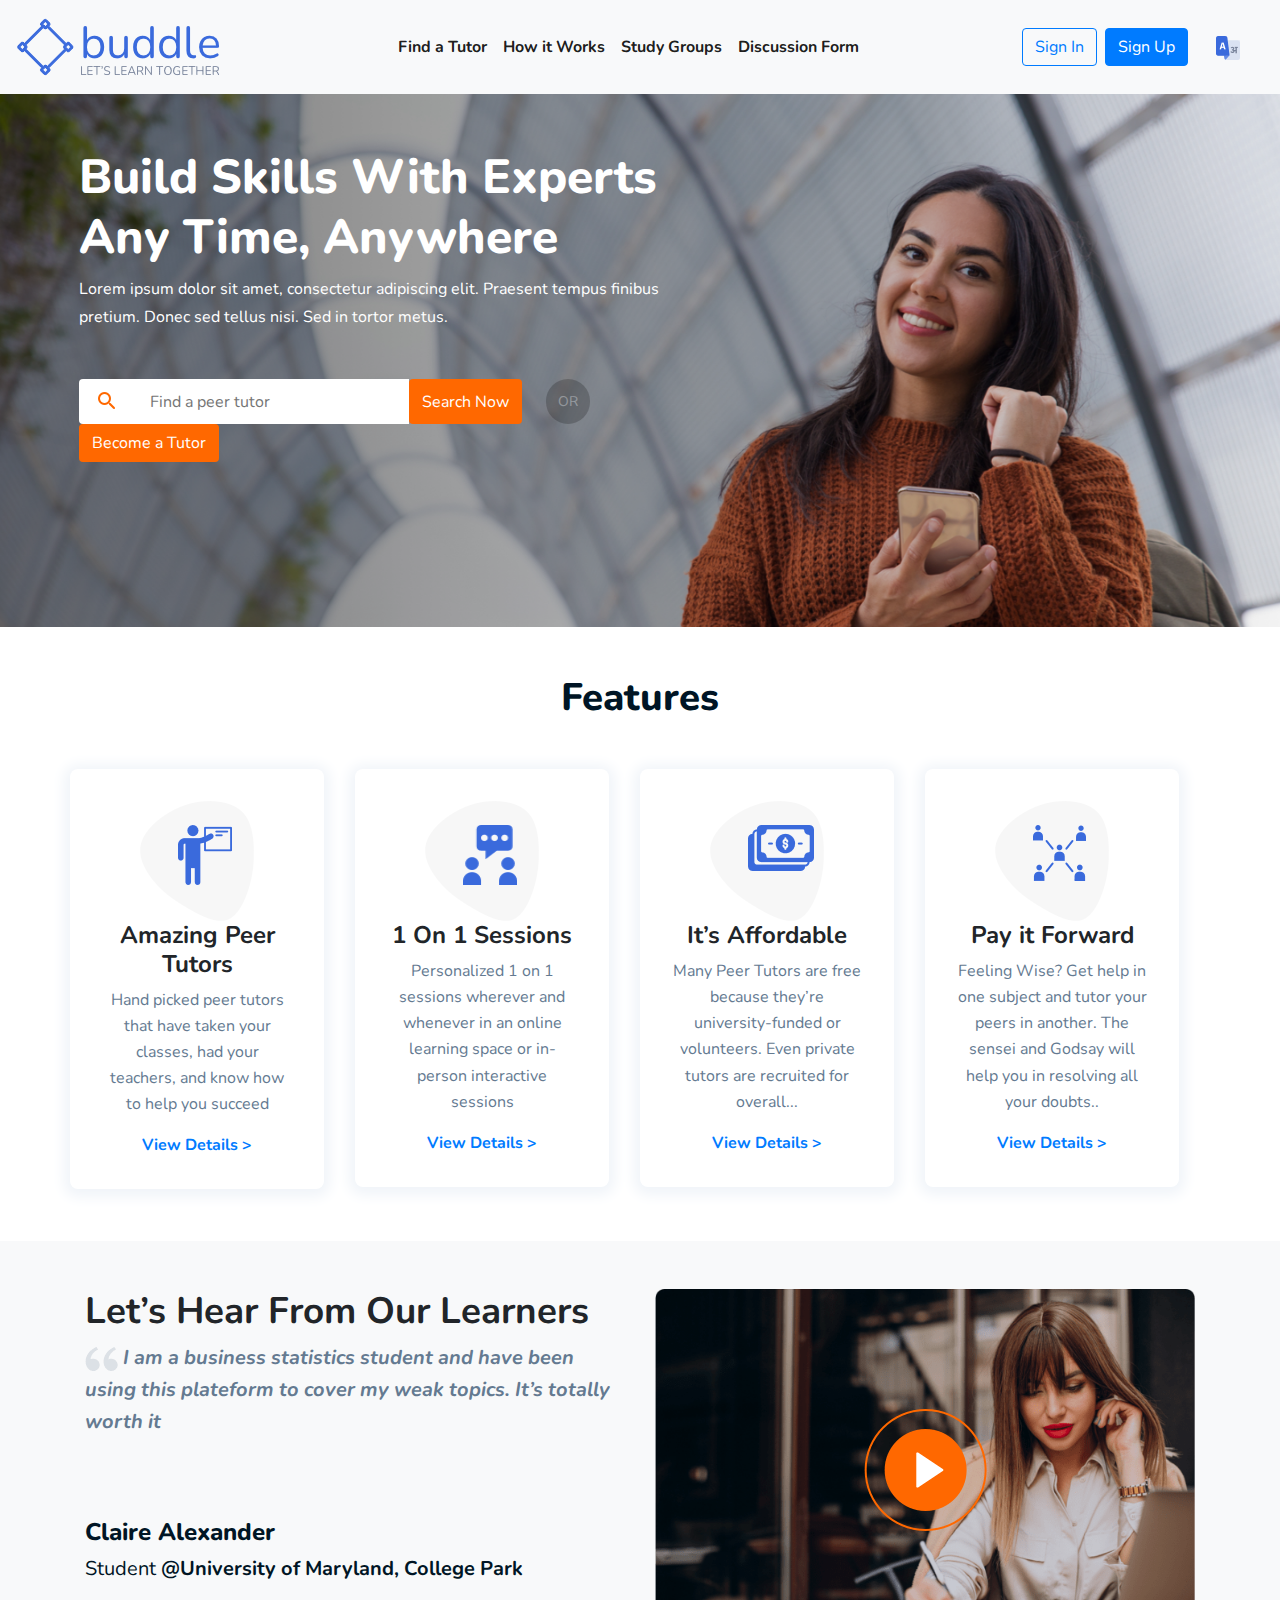
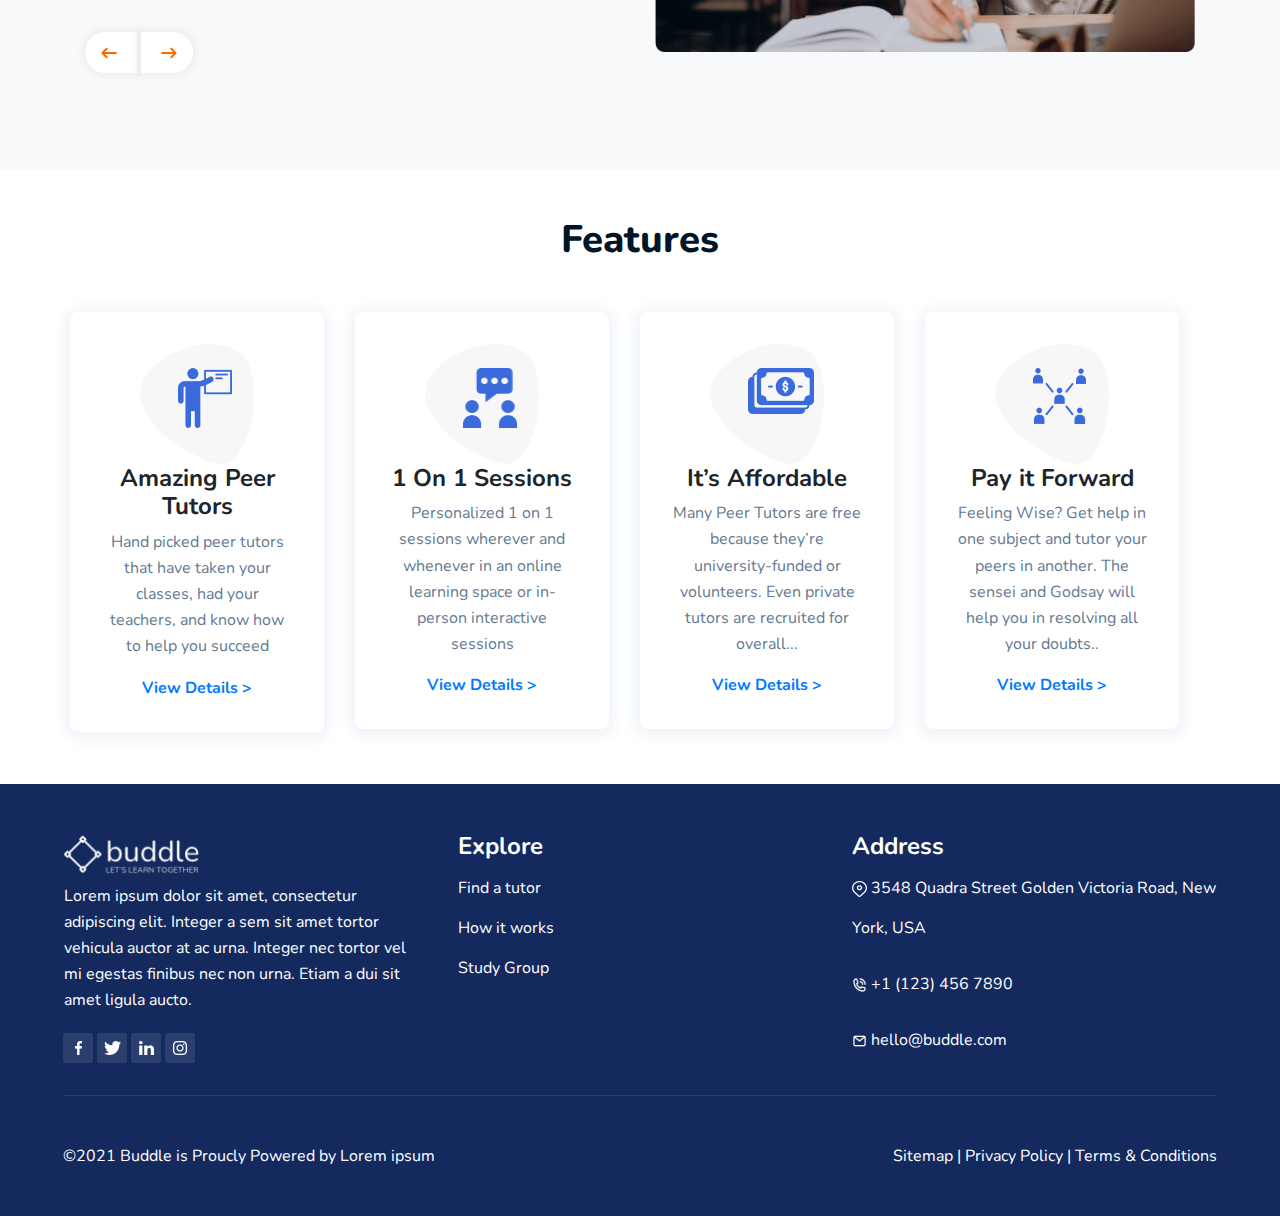
<file: LandingPage/index.html>
<!DOCTYPE html>
<html lang="en">

<head>
    <meta charset="UTF-8">
    <meta http-equiv="X-UA-Compatible" content="IE=edge">
    <meta name="viewport" content="width=device-width, initial-scale=1.0">
    <link rel="stylesheet" href="https://maxcdn.bootstrapcdn.com/bootstrap/4.5.2/css/bootstrap.min.css">
    <link rel="stylesheet" href="style.css">
    <title>Buddle</title>
</head>

<body>
    <nav class="navbar navbar-expand-lg navbar-light bg-light">
        <!-- <a class="navbar-brand" href="#"><img src="./public/images/group-21.png" alt=""></a> -->
        <a class="navbar-brand" href="#"><img src="./public/images/Logo.png" alt=""></a>
        <button class="navbar-toggler" type="button" data-toggle="collapse" data-target="#navbarSupportedContent"
            aria-controls="navbarSupportedContent" aria-expanded="false" aria-label="Toggle navigation">
            <span class="navbar-toggler-icon"></span>
        </button>

        <div class="collapse navbar-collapse" id="navbarSupportedContent">
            <ul class="navbar-nav mx-auto">
                <li class="nav-item active">
                    <a class="nav-link font-weight-bold" href="#">Find a Tutor <span
                            class="sr-only">(current)</span></a>
                </li>
                <li class="nav-item active">
                    <a class="nav-link font-weight-bold" href="#">How it Works <span
                            class="sr-only">(current)</span></a>
                </li>
                <li class="nav-item active">
                    <a class="nav-link font-weight-bold" href="#">Study Groups <span
                            class="sr-only">(current)</span></a>
                </li>

                <li class="nav-item active">
                    <a class="nav-link font-weight-bold" href="#">Discussion Form <span
                            class="sr-only">(current)</span></a>
                </li>

            </ul>
            <form class="form-inline my-2 my-lg-0">
                <button class="btn btn-outline-primary mx-1 my-2 my-sm-0" type="submit">Sign In</button>
                <button class="btn btn-primary mx-1 my-2 my-sm-0" type="submit">Sign Up</button>
            </form>
            <a class="navbar-brand mx-4" href="#"><img src="./public/images/language.png" alt=""></a>
        </div>
    </nav>

    <!-- Header -->
    <section class = "header">
        <div class="container-fluid">
            <div class="row">

                <img class="header-img" src="./public/images/Header.png" alt="">
                <div class="header-parent">
                </div>
                <div class="col-lg-6 col-md-6 col-12 header-info">
                    <div>
                        <h1 class="header-h1">
                            Build Skills With Experts <br>
                            Any Time, Anywhere
                        </h1>
                        <p class="header-p">
                            Lorem ipsum dolor sit amet, consectetur adipiscing elit. Praesent tempus finibus pretium. Donec
                            sed tellus nisi. Sed in tortor metus.
                        </p>
                    </div>

                    <div class = "find-or-become-tutor my-5">
                        <div class = "find-tutor">
                            <div class="search-icon-container">
                                <img src="./public/images/search.png" alt="">
                            </div>
                            <input class = "search-input" type="text" name="" id="" placeholder="Find a peer tutor">
                            <button class = "btn text-white search-btn">Search Now</button>
                        </div>
                        <span class = "OR mx-4">OR</span>
                        <button class = "btn text-white search-btn">Become a Tutor</button>
                    </div>

                </div>

                <!-- <div class="child">
                    <div class="child-div">
                        <h1 class="text-white font-weight-bold header-h1">
                            Build Skills With Experts
                        </h1>
                        <h1 class="text-white font-weight-bold header-h1">
                            Any Time, Anywhere
                        </h1>
                        <p class="text-white py-3 header-p">Lorem ipsum dolor sit, amet consectetur adipisicing elit.
                            Eum sequi
                            aliquid fugit consectetur
                            autem pariatur.</p>
                    </div>

                    <div class="header-button-container">
                        <div class="search-container">
                            <div class="search-img-container">
                                <img class="search-img" src="./public/images/search.png" alt="">
                            </div>
                            <input class="input-field" id="search" name="search" placeholder="Find a peer tutor"
                                type="text" />
                            <button class="btn text-white header-btn">Search Now</button>
                        </div>

                        <div class="OR-div">
                            <span class="OR">OR</span>
                        </div>
                        <div>
                            <button class="btn text-white header-btn-2">Become a tutor</button>
                        </div>
                    </div>
                </div> -->
            </div>
        </div>
    </section>

    <!-- Features -->
    <section class="my-5">
        <div class="container">
            <div class="row text-center">
                <div class="col-12">
                    <h1 class="mb-5 h1-Features">Features</h1>
                </div>
            </div>

            <div class="row">
                <!-- Card-1 -->
                <div class="col-lg-3 col-md-3 col-12 text-center" style="padding: 0;">
                    <div class="card-container">
                        <div class="img-background">
                            <img width="114px" height="120px" src="./public/images/path.png" alt="">
                            <img class="card-image" width="54px" height="60px" src="./public/images/teacher.png" alt="">
                        </div>
                        <h3 class="card-h1">Amazing Peer Tutors</h3>
                        <p class="card-p">Hand picked peer tutors that have taken your classes, had your teachers, and
                            know how to help you succeed</p>
                        <a href="#" class="link-primary font-weight-bold">View Details ></a>
                    </div>
                </div>
                <!-- Card-2 -->
                <div class="col-lg-3 col-md-3 col-12 text-center" style="padding: 0;">
                    <div class="card-container">

                        <div class="img-background">
                            <img width="114px" height="120px" src="./public/images/path.png" alt="">
                            <img class="card-image" width="54px" height="60px" src="./public/images/conversation.png"
                                alt="">
                        </div>
                        <h3 class="card-h1">1 On 1 Sessions</h3>
                        <p class="card-p">Personalized 1 on 1 sessions wherever and whenever in an online learning space
                            or in-person interactive sessions
                        </p>
                        <a href="#" class="link-primary font-weight-bold">View Details ></a>
                    </div>
                </div>
                <!-- Card-3 -->
                <div class="col-lg-3 col-md-3 col-12 text-center" style="padding: 0;">
                    <div class="card-container">

                        <div class="img-background">
                            <img width="114px" height="120px" src="./public/images/path.png" alt="">
                            <img class="card-image" src="./public/images/money.png" alt="">
                        </div>
                        <h3 class="card-h1">It’s Affordable</h3>
                        <p class="card-p">Many Peer Tutors are free because they’re university-funded or volunteers.
                            Even private
                            tutors are recruited for overall...</p>
                        <a href="#" class="link-primary font-weight-bold">View Details ></a>
                    </div>
                </div>

                <!-- Card-4 -->
                <div class="col-lg-3 col-md-3 col-12 text-center" style="padding: 0;">
                    <div class="card-container">
                        <div class="img-background">
                            <img width="114px" height="120px" src="./public/images/path.png" alt="">
                            <img class="card-image" src="./public/images/connecting-people.png" alt="">
                        </div>
                        <h3 class="card-h1">Pay it Forward</h3>
                        <p class="card-p">Feeling Wise? Get help in one subject and tutor your peers in another. The
                            sensei and Godsay will help you in resolving all your doubts..</p>
                        <a href="#" class="link-primary font-weight-bold">View Details ></a>
                    </div>
                </div>
            </div>
        </div>
    </section>

    <!-- Learners -->
    <section class="bg-light mb-5 p-5">
        <div class="container">
            <div class="row">
                <div class="col-lg-6 col-md-6 col-12" style="position: relative;">

                    <h1 class="h1-Learners">Let’s Hear From Our Learners</h1>
                    <div>
                        <p class="p-Learners"> <img src="./public/images/shape.png" alt="" width="33px" height="24px"> I
                            am a
                            business statistics student and have been using this plateform to cover my weak topics. It’s
                            totally worth it</p>
                    </div>

                    <div style="margin-top: 5rem">
                        <h3 class="Customer-h3">Claire Alexander</h3>
                        <p class="Customer-p">Student <span class="font-weight-bold">@University of Maryland, College
                                Park</span></p>
                    </div>

                    <div class="slider my-5">
                        <button class="left-arrow bg-white">
                            <img src="./public/images/arrow-left-line.png" alt="" height="24px" width="24px">
                        </button>
                        <button class="right-arrow bg-white">
                            <img src="./public/images/arrow-right-line.png" alt="" height="24px" width="24px">
                        </button>
                    </div>
                </div>

                <div class="col-lg-6 col-md-6 col-12">
                    <div class="right-img">
                        <img style="width: 100%;" src="./public/images/bitmap.png" alt="">
                        <div class="right-child">
                            <a href="#">
                                <img style="width: 100%;" src="./public/images/group-25.png" width="123px"
                                    height="122px" alt="">
                            </a>
                        </div>
                    </div>
                </div>

            </div>
        </div>
    </section>


    <!-- Features again-->
    <section class="my-5">
        <div class="container">
            <div class="row text-center">
                <div class="col-12">
                    <h1 class="mb-5 h1-Features">Features</h1>
                </div>
            </div>

            <div class="row">
                <!-- Card-1 -->
                <div class="col-lg-3 col-md-3 col-12 text-center" style="padding: 0;">
                    <div class="card-container">
                        <div class="img-background">
                            <img width="114px" height="120px" src="./public/images/path.png" alt="">
                            <img class="card-image" width="54px" height="60px" src="./public/images/teacher.png" alt="">
                        </div>
                        <h3 class="card-h1">Amazing Peer Tutors</h3>
                        <p class="card-p">Hand picked peer tutors that have taken your classes, had your teachers, and
                            know how to help you succeed</p>
                        <a href="#" class="link-primary font-weight-bold">View Details ></a>
                    </div>
                </div>
                <!-- Card-2 -->
                <div class="col-lg-3 col-md-3 col-12 text-center" style="padding: 0;">
                    <div class="card-container">

                        <div class="img-background">
                            <img width="114px" height="120px" src="./public/images/path.png" alt="">
                            <img class="card-image" width="54px" height="60px" src="./public/images/conversation.png"
                                alt="">
                        </div>
                        <h3 class="card-h1">1 On 1 Sessions</h3>
                        <p class="card-p">Personalized 1 on 1 sessions wherever and whenever in an online learning space
                            or in-person interactive sessions
                        </p>
                        <a href="#" class="link-primary font-weight-bold">View Details ></a>
                    </div>
                </div>
                <!-- Card-3 -->
                <div class="col-lg-3 col-md-3 col-12 text-center" style="padding: 0;">
                    <div class="card-container">

                        <div class="img-background">
                            <img width="114px" height="120px" src="./public/images/path.png" alt="">
                            <img class="card-image" src="./public/images/money.png" alt="">
                        </div>
                        <h3 class="card-h1">It’s Affordable</h3>
                        <p class="card-p">Many Peer Tutors are free because they’re university-funded or volunteers.
                            Even private
                            tutors are recruited for overall...</p>
                        <a href="#" class="link-primary font-weight-bold">View Details ></a>
                    </div>
                </div>

                <!-- Card-4 -->
                <div class="col-lg-3 col-md-3 col-12 text-center" style="padding: 0;">
                    <div class="card-container">
                        <div class="img-background">
                            <img width="114px" height="120px" src="./public/images/path.png" alt="">
                            <img class="card-image" src="./public/images/connecting-people.png" alt="">
                        </div>
                        <h3 class="card-h1">Pay it Forward</h3>
                        <p class="card-p">Feeling Wise? Get help in one subject and tutor your peers in another. The
                            sensei and Godsay will help you in resolving all your doubts..</p>
                        <a href="#" class="link-primary font-weight-bold">View Details ></a>
                    </div>
                </div>
            </div>
        </div>
    </section>

    <!-- Footer -->
    <footer class="p-5">
        <div class="container-fluid">
            <div class="row">
                <div class="col-lg-4 col-md-4 col-12">
                    <img src="./public/images/group-7.png" alt="" width="137px" height="45px">
                    <p class="text-white footer-para">
                        Lorem ipsum dolor sit amet, consectetur adipiscing elit. Integer a sem sit amet tortor vehicula
                        auctor at ac urna. Integer nec tortor vel mi egestas finibus nec non urna. Etiam a dui sit amet
                        ligula aucto.
                    </p>
                    <div class="social my-3">
                        <a href="">
                            <img src="./public/images/group-29.png" alt="FB">
                        </a>
                        <a href="">
                            <img src="./public/images/group-30.png" alt="">
                        </a>
                        <a href="">
                            <img src="./public/images/group-31.png" alt="">
                        </a>
                        <a href="">
                            <img src="./public/images/group-32.png" alt="">
                        </a>
                    </div>
                </div>

                <div class="col-lg-4 col-md-4 col-12">
                    <h1 class="text-white footer-h1"> Explore</h1>
                    <ul>
                        <li>
                            <a class="text-decoration-none text-white" href="">Find a tutor</a>
                        </li>
                        <li>
                            <a class="text-decoration-none text-white" href="">How it works</a>
                        </li>
                        <li>
                            <a class="text-decoration-none text-white" href="">Study Group</a>
                        </li>
                    </ul>
                </div>

                <div class="col-lg-4 col-md-4 col-12">
                    <h1 class="text-white footer-h1"> Address</h1>
                    <ul>
                        <li class="Owner-Details">

                            <p class="text-white">
                                <img width="15px" height="16px" src="./public/images/combined-shape.png" alt="">
                                3548 Quadra Street Golden Victoria Road, New York, USA
                            </p>
                        </li>
                        <li class="Owner-Details">

                            <p class="text-white">
                                <img width="15px" height="16px" src="./public/images/phone.png" alt="">
                                +1 (123) 456 7890
                            </p>
                        </li>
                        <li class="Owner-Details">
                            <p class="text-white">
                                <img width="15px" height="16px" src="./public/images/email.png" alt="">
                                hello@buddle.com
                            </p>
                        </li>
                    </ul>
                </div>
            </div>

            <hr style="opacity: 0.1;" class="border-white w-100">

            <div class="row mt-5">
                <div class="col-lg-6 col-md-6 col-12">
                    <span class="text-white">
                        ©2021 Buddle is Proucly Powered by Lorem ipsum
                    </span>
                </div>

                <div class="col-lg-6 col-md-6 col-12 d-flex justify-content-end">
                    <span class="text-white">
                        Sitemap | Privacy Policy | Terms & Conditions
                    </span>
                </div>
            </div>

        </div>
    </footer>


    <!-- jQuery library -->
    <script src="https://ajax.googleapis.com/ajax/libs/jquery/3.5.1/jquery.min.js"></script>

    <!-- Popper JS -->
    <script src="https://cdnjs.cloudflare.com/ajax/libs/popper.js/1.16.0/umd/popper.min.js"></script>

    <!-- Latest compiled JavaScript -->
    <script src="https://maxcdn.bootstrapcdn.com/bootstrap/4.5.2/js/bootstrap.min.js"></script>

</body>

</html>
</file>
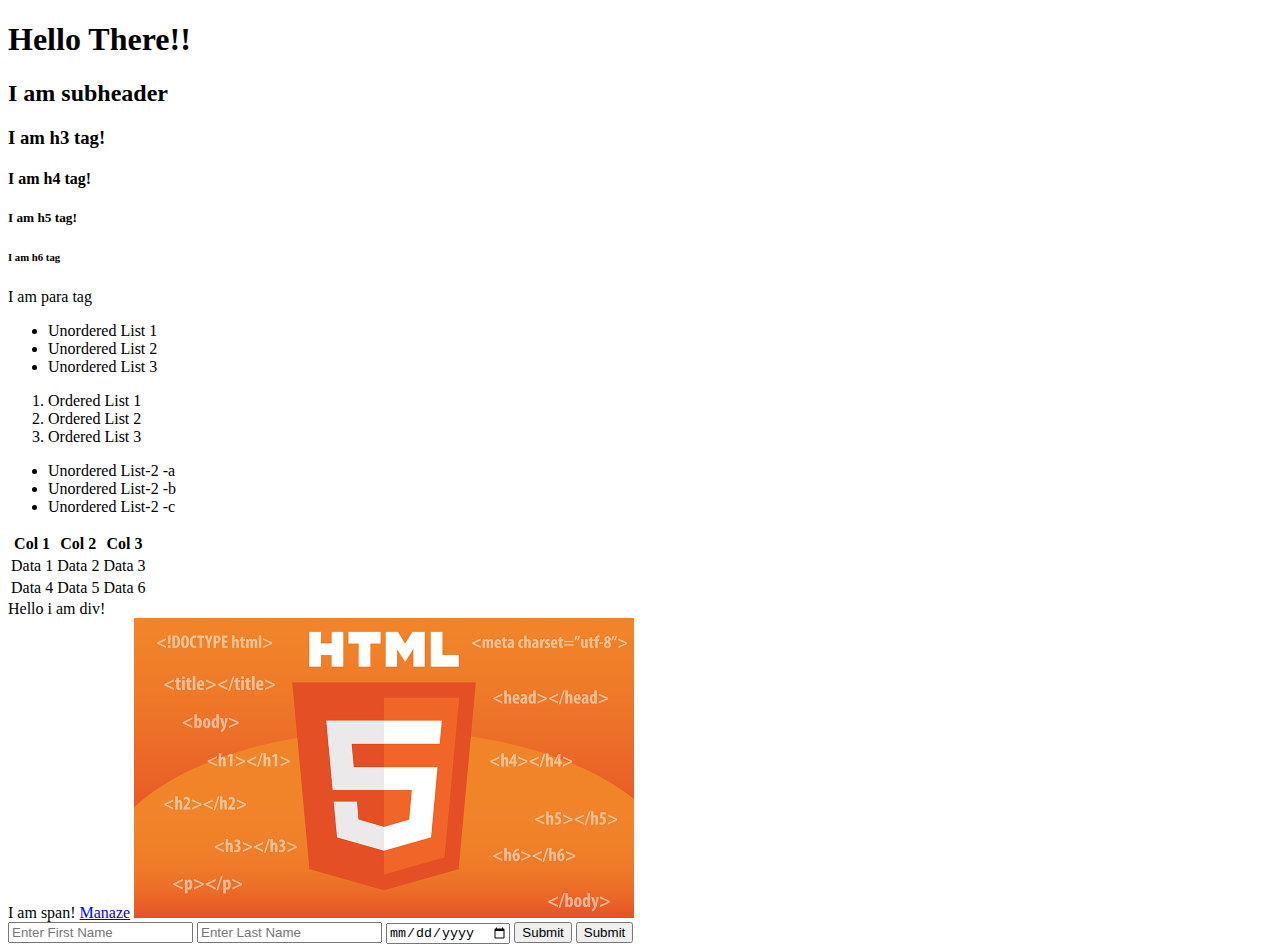
<file: Task-1/index.html>
<!DOCTYPE html>
<html>

<head>
    <title> Trying diff HTML Tags </title>
    <meta charset = "UTF-8">
    <meta name = "viewport" content = "width = device-width, initial-scale = 1.0">
</head>

<body>
    <div>
        <h1> Hello There!! </h1>
        <h2> I am subheader </h2>
        <h3> I am h3 tag! </h3>
    </div>

    <div>
        <h4> I am h4 tag! </h4>
        <h5> I am h5 tag! </h5>
        <h6> I am h6 tag </h6>
    </div>

    <p> I am para tag </p>
    <ul>
        <li> Unordered List 1</li>
        <li> Unordered List 2</li>
        <li> Unordered List 3</li>
    </ul>

    <ol>
        <li>Ordered List 1</li>
        <li>Ordered List 2</li>
        <li>Ordered List 3</li>
    </ol>

    <ul>
        <li> Unordered List-2 -a</li>
        <li> Unordered List-2 -b</li>
        <li> Unordered List-2 -c</li>
    </ul>

    <table>
        <tr>
            <th> Col 1 </th>
            <th> Col 2 </th>
            <th> Col 3 </th>
        </tr>

        <tr>
            <td> Data 1</td>
            <td> Data 2</td>
            <td> Data 3</td>
        </tr>

        <tr>
            <td>Data 4</td>
            <td>Data 5</td>
            <td>Data 6</td>
        </tr>
    </table>

    <div>
        Hello i am div!
    </div>

    <span>I am span!</span>
    
    <a href="https://web5.manaze.io/login"> Manaze</a>

    <img src="samplePic.jpg" alt = "Image Not available" width = 500px>
    
    <form>
        <input type = "text" placeholder = "Enter First Name">
        <input type = "text" placeholder = "Enter Last Name">  
        <input type = "date" placeholder = "Enter DOB">
        <input type="Button" value = "Submit">
        <button type =  "Submit">Submit</button>
    </form>
</html>
</file>
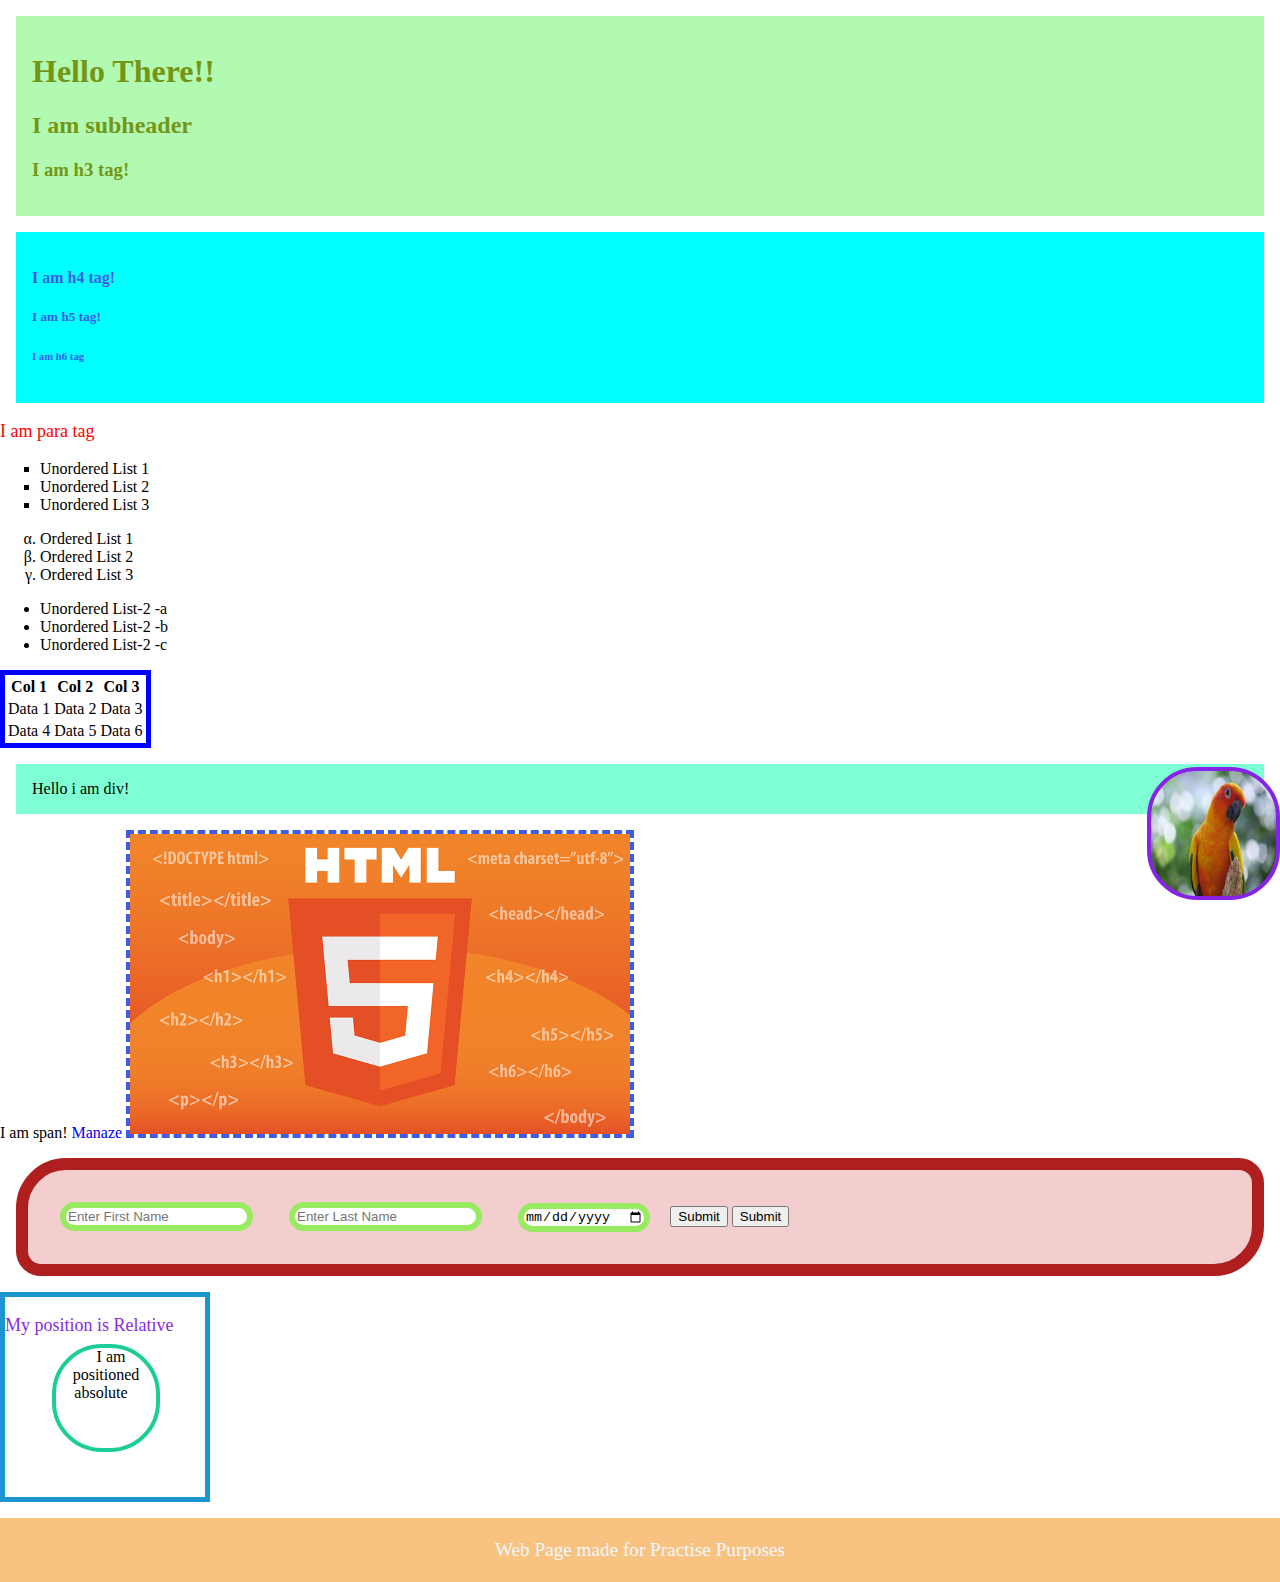
<file: Task-2/index.html>
<!DOCTYPE html>
<html>

<head>
    <title> Styling HTML elements </title>
    <meta charset = "UTF-8">
    <meta name = "viewport" content = "width = device-width, initial-scale = 1.0">
    <link rel = "stylesheet" type = "text/css" href = "style.css">
    <style>
        .header1-3{
            background-color: rgba(0,240, 0, 0.3);
        }
    </style>
</head>

<body>
    <div class = "header1-3">
        <h1 class ="div1-header"> Hello There!! </h1>
        <h2 class ="div1-header"> I am subheader </h2>
        <h3 class ="div1-header"> I am h3 tag! </h3>
    </div>

    <div class = "header4-6">
        <h4 class = "div2-header"> I am h4 tag! </h4>
        <h5 class = "div2-header"> I am h5 tag! </h5>
        <h6 class = "div2-header"> I am h6 tag </h6>
    </div>

    <p style = "color : red;"> I am para tag </p>
    <ul class = "U-List1">
        <li> Unordered List 1</li>
        <li> Unordered List 2</li>
        <li> Unordered List 3</li>
    </ul>

    <ol class = "O-List">
        <li>Ordered List 1</li>
        <li>Ordered List 2</li>
        <li>Ordered List 3</li>
    </ol>

    <ul class = "U-List2">
        <li> Unordered List-2 -a</li>
        <li> Unordered List-2 -b</li>
        <li> Unordered List-2 -c</li>
    </ul>

    <table>
        <tr>
            <th> Col 1 </th>
            <th> Col 2 </th>
            <th> Col 3 </th>
        </tr>

        <tr>
            <td> Data 1</td>
            <td> Data 2</td>
            <td> Data 3</td>
        </tr>

        <tr>
            <td>Data 4</td>
            <td>Data 5</td>
            <td>Data 6</td>
        </tr>
    </table>

    <div class = "Only-div">
        Hello i am div!
    </div>

    <span>I am span!</span>
    
    <a class = "anchor" href="https://web5.manaze.io/login"> Manaze</a>

    <img src="samplePic.jpg" alt = "Image Not available" width = 500px>
    
    <form class = "test-Form">
        <input class = "form-elements" type = "text" placeholder = "Enter First Name">
        <input class = "form-elements" type = "text" placeholder = "Enter Last Name">
        <input class = "form-elements" type = "date" placeholder = "Enter DOB">
        <input type="Button" value = "Submit">
        <button type =  "Submit">Submit</button>
    </form>
    
    <div class="Parent">
        <p>My position is Relative</p>
        <div class="Child">
            <span class = "Child-span">
                I am positioned absolute
            </span>
        </div>
    </div>

    <div class="Page-Fixed">

    </div>
</body>

<footer>
    <span> Web Page made for Practise Purposes </span>
</footer>

</html>
</file>
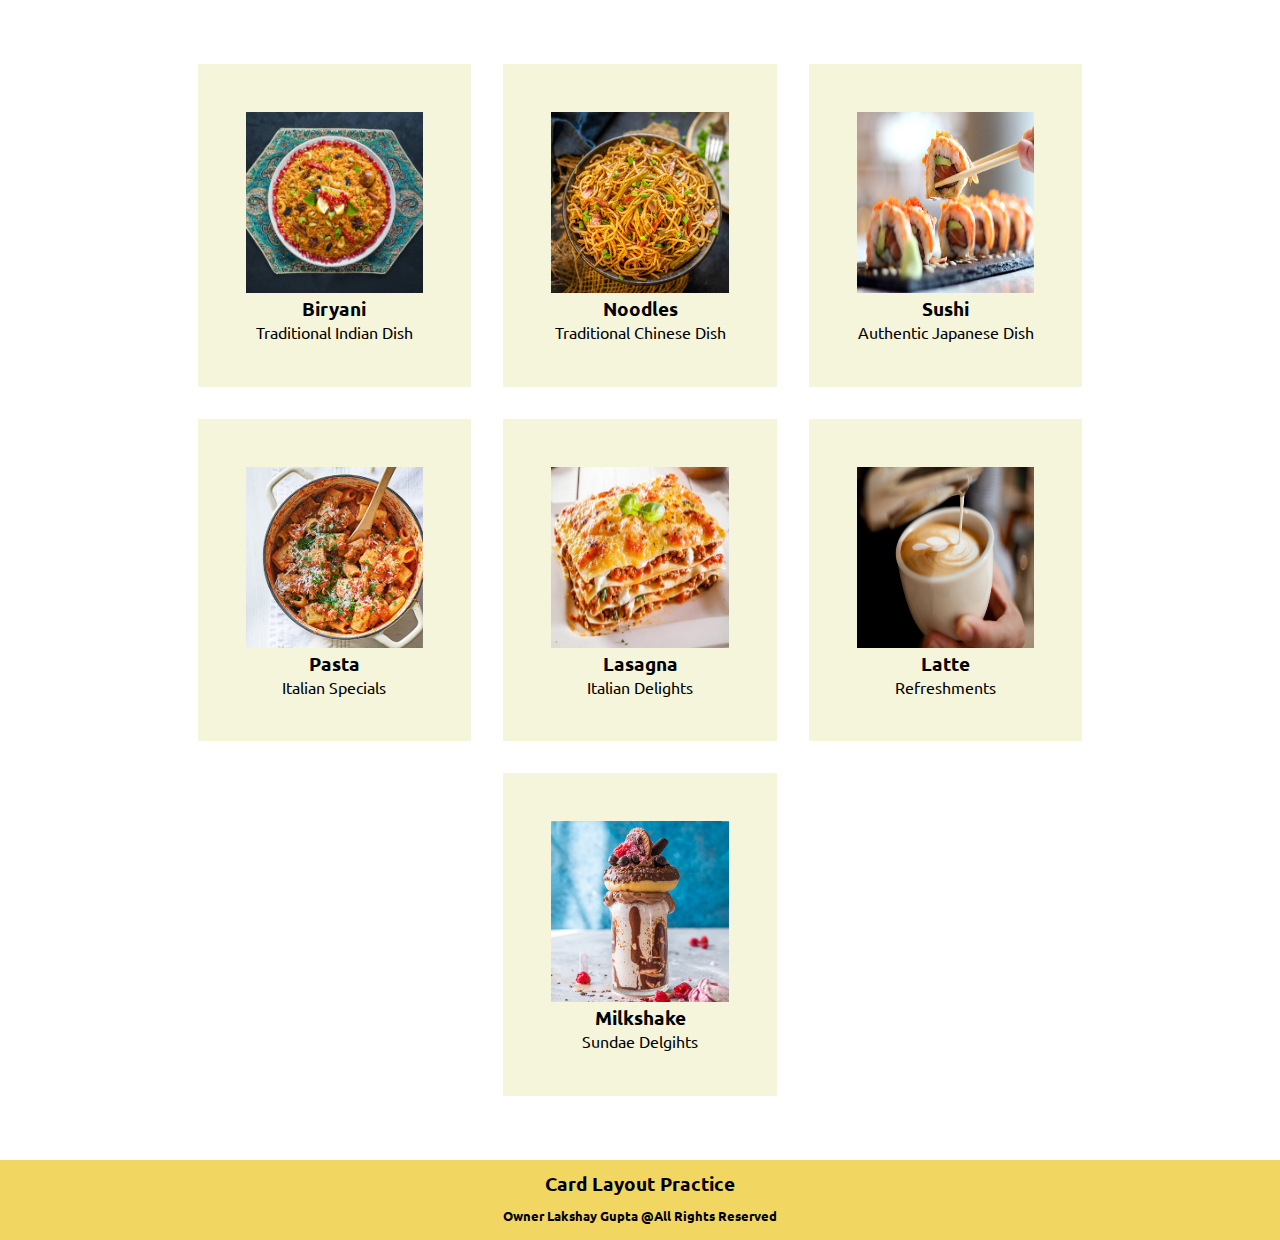
<file: Task-2a/index.html>
<!DOCTYPE html>
<html lang="en">
<head>
    <meta charset="UTF-8">
    <meta http-equiv="X-UA-Compatible" content="IE=edge">
    <meta name="viewport" content="width=device-width, initial-scale=1.0">
    <title>Responsive Grid Design</title>
    <link rel="stylesheet" href="Grid.css">
</head>
<body>  
    <div class="container">
        <div class = "card">
            <img src="public/images/Biryani.jpg" alt="Biryani" >
            <div class="content">
                <h3>Biryani</h3>
                <p>Traditional Indian Dish</p>
            </div>
        </div>

        <div class="card">
            <img src="public/images/Noodles.jpg" alt="Noodles">
            <div class="content">
                <h3>Noodles</h3>
                <p>Traditional Chinese Dish</p>
            </div>
        </div>

        <div class="card">
            <img src="public/images/Sushi.jpg" alt="Sushi">
            <div class="content">
                <h3>Sushi</h3>
                <p>Authentic Japanese Dish</p>
            </div>
        </div>           
        <div class="card">
            <img src="public/images/pasta.jpg" alt="Pasta">
            <div class="content">
                <h3>Pasta</h3>
                <p>Italian Specials</p>
            </div>
        </div>             
        <div class="card">
            <img src="public/images/lasagna.jpg" alt="Lasagna">
            <div class="content">
                <h3>Lasagna</h3>
                <p>Italian Delights</p>
            </div>
        </div>             
        <div class="card">
            <img src="public/images/Latte.jpg" alt="Latte">
            <div class="content">
                <h3>Latte</h3>
                <p>Refreshments</p>
            </div>
        </div>             
        <div class="card">
            <img src="public/images/Milkshake.jpg" alt="Milkshake">
            <div class="content">
                <h3>Milkshake</h3>
                <p>Sundae Delgihts</p>
            </div>
        </div>             
                   
    </div>
    
    <footer>
        <h3>Card Layout Practice</h3>
        <h5>Owner Lakshay Gupta @All Rights Reserved</h5>
    </footer>
</body>
</html>
</file>
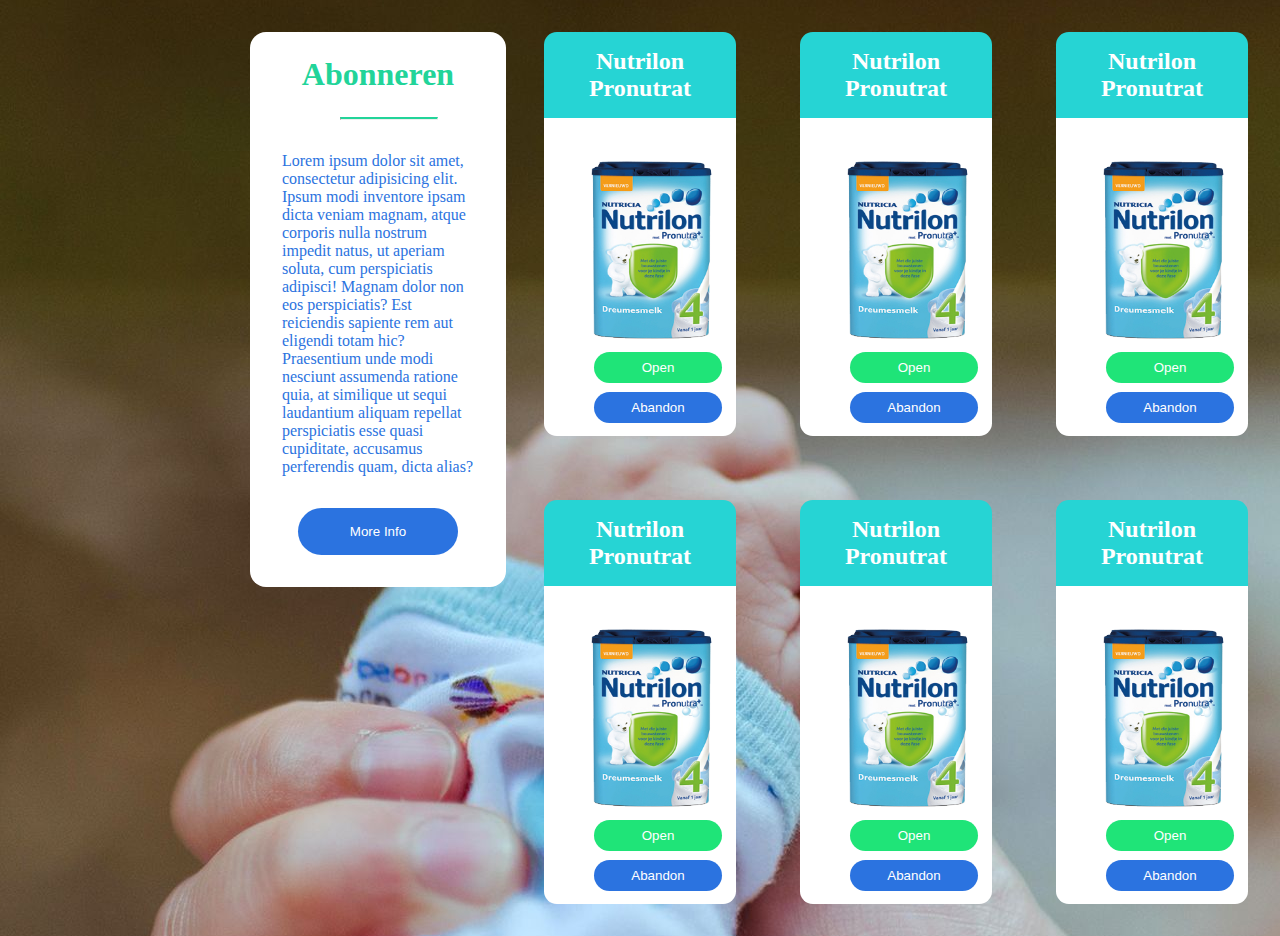
<file: Task-3/index.html>
<!DOCTYPE html>
<html lang="en">

<head>
    <meta charset="UTF-8">
    <meta http-equiv="X-UA-Compatible" content="IE=edge">
    <meta name="viewport" content="width=device-width, initial-scale=1.0">
    <link rel="stylesheet" href="style.css">
    <title>Task-3 ~Lakshay Gupta</title>
</head>

<body>
    <main>

        <div class="left-container">
            <div class="left-card">
                <h1 class="left-card-h1">Abonneren</h1>
                <hr>
                <p class = "left-card-p">Lorem ipsum dolor sit amet, consectetur adipisicing elit. Ipsum modi inventore ipsam dicta veniam
                    magnam, atque corporis nulla nostrum impedit natus, ut aperiam soluta, cum perspiciatis adipisci!
                    Magnam dolor non eos perspiciatis? Est reiciendis sapiente rem aut eligendi totam hic? Praesentium
                    unde modi nesciunt assumenda ratione quia, at similique ut sequi laudantium aliquam repellat
                    perspiciatis esse quasi cupiditate, accusamus perferendis quam, dicta alias?
                </p>
                <button class="left-card-button">More Info</button>
            </div>
        </div>

        <div class="container">
            <div class="card">
                <div class="header">
                    <h2>Nutrilon Pronutrat</h2>
                </div>
                <div class="card-body">
                    <img src="./public/images/Untitled-3.png" alt="Nutrilon Product">
                    <br>
                    <br>
                    <br>
                    <button class="btn-1">Open</button>
                    <button class="btn-2">Abandon</button>
                </div>
            </div>
            <div class="card">
                <div class="header">
                    <h2>Nutrilon Pronutrat</h2>
                </div>
                <div class="card-body">
                    <img src="./public/images/Untitled-3.png" alt="Nutrilon Product">
                    <br>
                    <br>
                    <br>
                    <button class="btn-1">Open</button>
                    <button class="btn-2">Abandon</button>
                </div>
            </div>
            <div class="card">
                <div class="header">
                    <h2>Nutrilon Pronutrat</h2>
                </div>
                <div class="card-body">
                    <img src="./public/images/Untitled-3.png" alt="Nutrilon Product">
                    <br>
                    <br>
                    <br>
                    <button class="btn-1">Open</button>
                    <button class="btn-2">Abandon</button>
                </div>
            </div>
            <div class="card">
                <div class="header">
                    <h2>Nutrilon Pronutrat</h2>
                </div>
                <div class="card-body">
                    <img src="./public/images/Untitled-3.png" alt="Nutrilon Product">
                    <br>
                    <br>
                    <br>
                    <button class="btn-1">Open</button>
                    <button class="btn-2">Abandon</button>
                </div>
            </div>
            <div class="card">
                <div class="header">
                    <h2>Nutrilon Pronutrat</h2>
                </div>
                <div class="card-body">
                    <img src="./public/images/Untitled-3.png" alt="Nutrilon Product">
                    <br>
                    <br>
                    <br>
                    <button class="btn-1">Open</button>
                    <button class="btn-2">Abandon</button>
                </div>
            </div>
            <div class="card">
                <div class="header">
                    <h2>Nutrilon Pronutrat</h2>
                </div>
                <div class="card-body">
                    <img src="./public/images/Untitled-3.png" alt="Nutrilon Product">
                    <br>
                    <br>
                    <br>
                    <button class="btn-1">Open</button>
                    <button class="btn-2">Abandon</button>
                </div>
            </div>
        </div>
    </main>
</body>

</html>
</file>
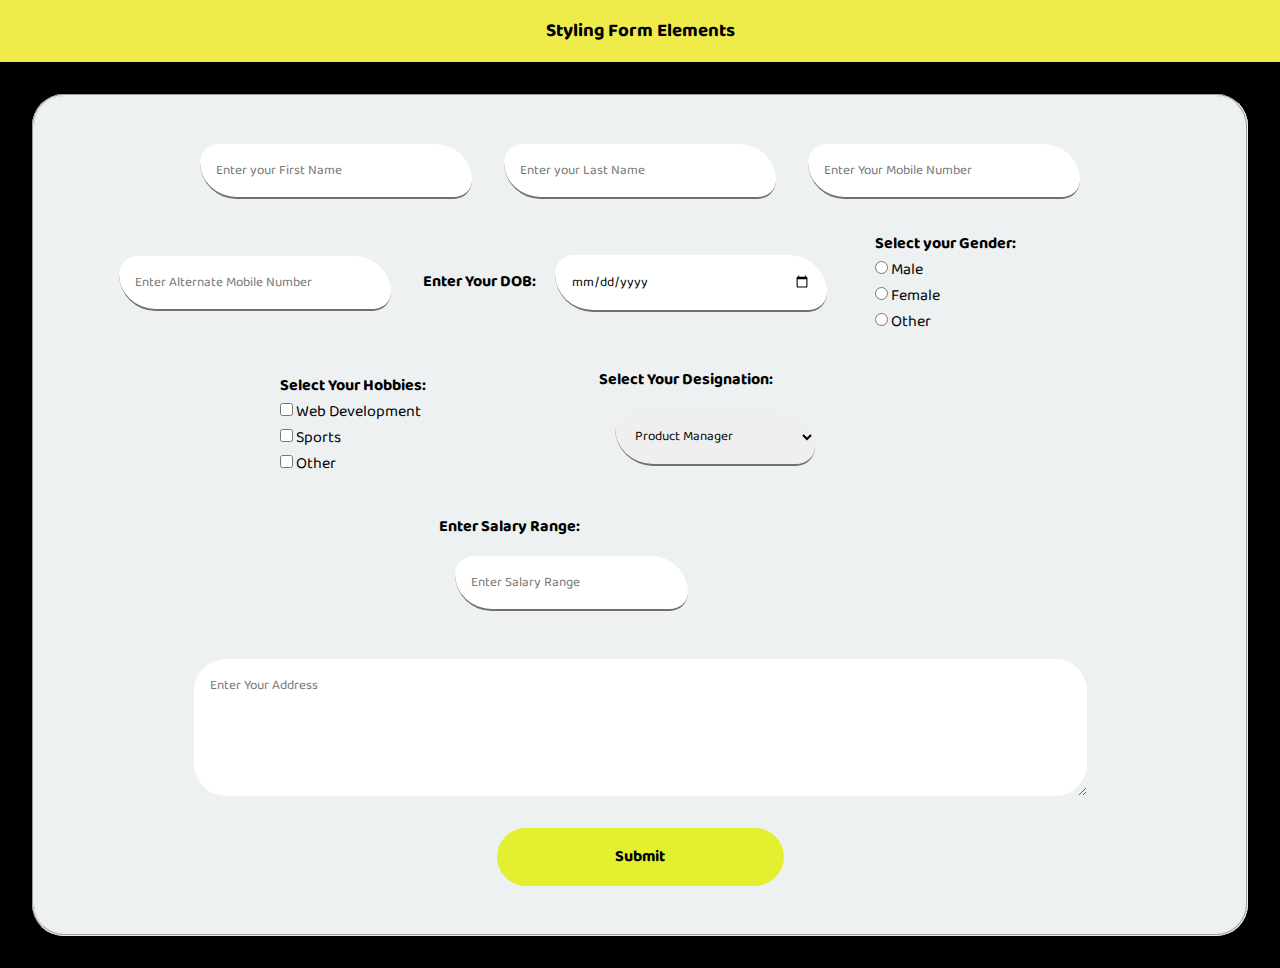
<file: Task-4/index.html>
<!DOCTYPE html>
<html lang="en">

<head>
    <meta charset="UTF-8">
    <meta http-equiv="X-UA-Compatible" content="IE=edge">
    <meta name="viewport" content="width=device-width, initial-scale=1.0">
    <link rel="stylesheet" href="style.css">
    <title>Task-4</title>
</head>

<body>
    <nav class="navbar">
        <h3>Styling Form Elements</h3>
    </nav>

    <div class="main-div">
        <form class="Employee-Form">
            <fieldset class="Employee-Fieldset">
                <input name="FirstName" type="text" placeholder="Enter your First Name">
                <input name="LastName" type="text" placeholder="Enter your Last Name">

                <input name="Mobile" type="text" placeholder="Enter Your Mobile Number" maxlength="10" pattern="\d{10}">
                <input name="Alternate" type="text" placeholder="Enter Alternate Mobile Number" maxlength="10" pattern="\d{10}">

                <div class="dob-div">
                    <label for="dob" class="Dob-Heading">Enter Your DOB: </label>
                    <input id="dob" name="dob" type="date">
                </div>

                <div class="radio-div">
                    <label class="Gender-Heading">Select your Gender: </label>
                    <br>
                    <input name="gender" id="male" type="radio" value="Male">
                    <label for="male">Male</label>
                    <br>
                    <input name="gender" id="female" type="radio" value="Female">
                    <label for="female">Female</label>
                    <br>
                    <input name="gender" id="other" type="radio" value="Other">
                    <label for="other">Other</label>
                </div>

                <div class="hobbies-div">
                    <label class="Hobbies-Heading">Select Your Hobbies: </label>
                    <br>
                    <input name="webDevelopment" id="webDevelopment" type="checkbox" value="Web Development">
                    <label for="webDevelopment">Web Development</label>
                    <br>
                    <input name="sports" id="sports" type="checkbox" value="Sports">
                    <label for="sports">Sports</label>
                    <br>
                    <input name="otherr" id="otherr" type="checkbox" value="Other">
                    <label for="otherr">Other</label>
                </div>

                <div class="desgination-div">
                    <label class="Designation" for="designation">Select Your Designation: </label>
                    <select name="designation" id="designation">
                        <option value="Product Manager">Product Manager</option>
                        <option value="Senior Developer">Senior Developer</option>
                        <option value="Associate Developer">Associate Developer</option>
                        <option value="Intern">Intern</option>
                    </select>
                </div>

                <div class="salary-div">
                    <label class="SalaryRange" for="salRanges">Enter Salary Range: </label>
                    <input class="datalist" id="salRanges" list="salRange" placeholder="Enter Salary Range">
                    <datalist id="salRange">
                        <option value="100k- 300k"></option>
                        <option value="300k- 500k">300k- 500k</option>
                        <option value="500k- 800k">500k- 800k</option>
                        <option value="800k- 1000k">800k- 1000k</option>
                    </datalist>
                </div>

                <textarea cols="30" rows="5" placeholder="Enter Your Address"></textarea>

                <input type="submit">
            </fieldset>
        </form>
    </div>
</body>

</html>
</file>
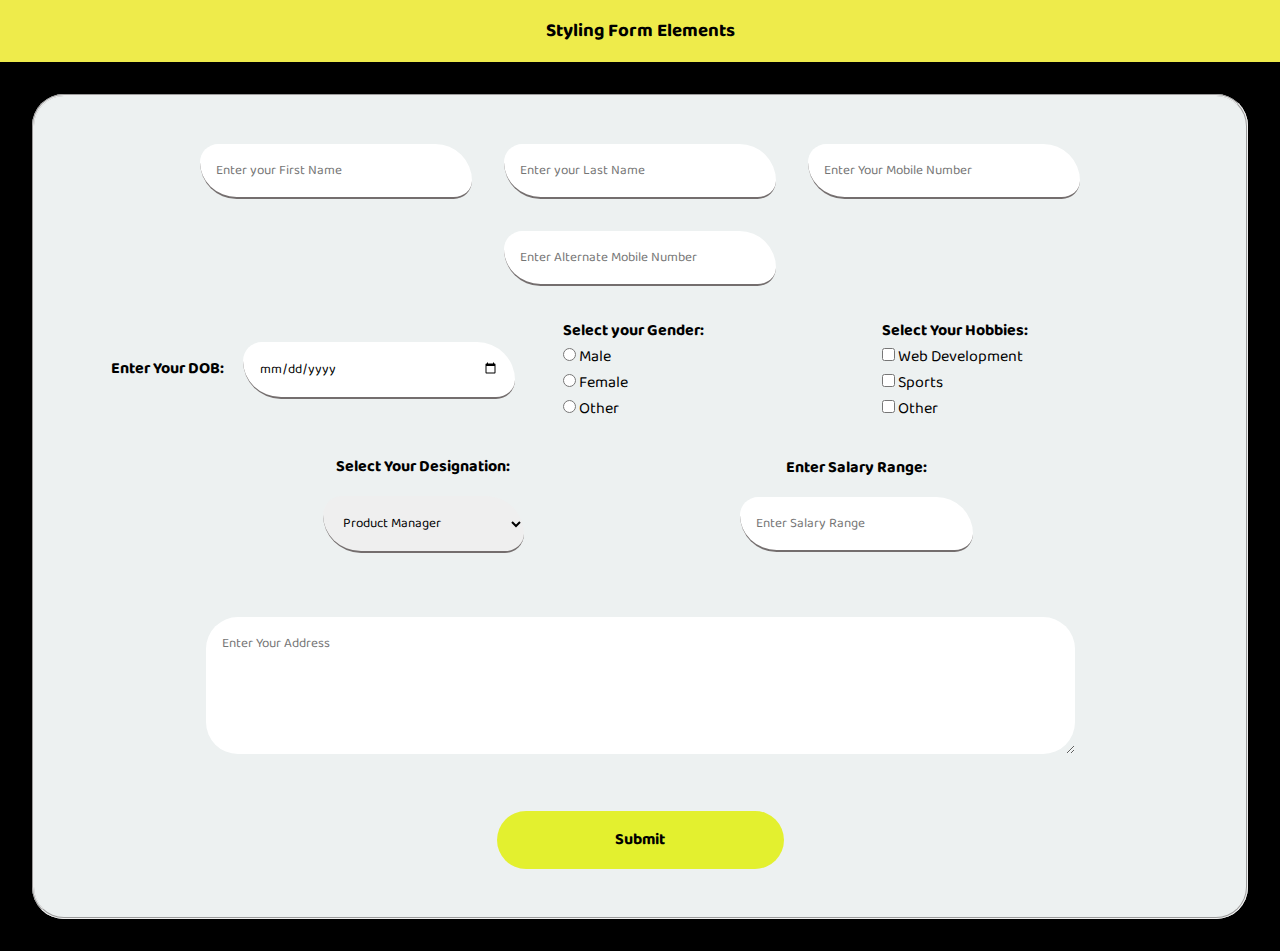
<file: Task-4a/index.html>
<!DOCTYPE html>
<html lang="en">

<head>
    <meta charset="UTF-8">
    <meta http-equiv="X-UA-Compatible" content="IE=edge">
    <meta name="viewport" content="width=device-width, initial-scale=1.0">
    <link rel="stylesheet" href="style.css">
    <title>Task-4</title>
</head>

<body>
    <nav class="navbar">
        <h3>Styling Form Elements</h3>
    </nav>

    <div class="main-div">
        <form class="Employee-Form" id="form">
            <fieldset class="Employee-Fieldset">
                <div class="container">

                    <!-- First Name -->
                    <div class="container-div">
                        <input name="FirstName" type="text" placeholder="Enter your First Name">
                        <p id="fname-error"></p>
                    </div>

                    <!-- Last Name -->
                    <div class="container-div">
                        <input name="LastName" type="text" placeholder="Enter your Last Name">
                        <p id="lname-error"></p>
                    </div>

                    <!-- Mobile Number -->
                    <div class="container-div">
                        <input name="Mobile" type="text" placeholder="Enter Your Mobile Number" maxlength="10"
                            pattern="\d{10}">
                        <p id="mob-error"></p>
                    </div>

                    <!-- Alternate Mobile Number -->
                    <div class="container-div">
                        <input name="Alternate" type="text" placeholder="Enter Alternate Mobile Number" maxlength="10"
                            pattern="\d{10}">
                        <p id="alt-mob-error"></p>
                    </div>
                </div>

                <!-- DOB -->
                <div class="dob-div">
                    <label for="dob" class="Dob-Heading">Enter Your DOB: </label>
                    <input id="dob" name="dob" type="date">
                    <p id="dob-error"></p>
                </div>

                <!-- Gender -->
                <div class="radio-div">
                    <label class="Gender-Heading">Select your Gender: </label>
                    <br>
                    <input name="gender" id="male" type="radio" value="Male">
                    <label for="male">Male</label>
                    <br>
                    <input name="gender" id="female" type="radio" value="Female">
                    <label for="female">Female</label>
                    <br>
                    <input name="gender" id="other" type="radio" value="Other">
                    <label for="other">Other</label>
                    <p id="gender-error"></p>
                </div>

                <!-- Hobbies -->
                <div class="hobbies-div">
                    <label class="Hobbies-Heading">Select Your Hobbies: </label>
                    <br>
                    <input name="webDevelopment" id="webDevelopment" type="checkbox" value="Web Development">
                    <label for="webDevelopment">Web Development</label>
                    <br>
                    <input name="sports" id="sports" type="checkbox" value="Sports">
                    <label for="sports">Sports</label>
                    <br>
                    <input name="otherr" id="otherr" type="checkbox" value="Other">
                    <label for="otherr">Other</label>
                    <p id="hobby-error"></p>
                </div>

                <!-- Designation -->
                <div class="desgination-div">
                    <label class="Designation" for="designation">Select Your Designation: </label>
                    <select name="designation" id="designation">
                        <option value="Product Manager">Product Manager</option>
                        <option value="Senior Developer">Senior Developer</option>
                        <option value="Associate Developer">Associate Developer</option>
                        <option value="Intern">Intern</option>
                    </select>
                </div>

                <!-- Salary -->
                <div class="salary-div">
                    <label class="SalaryRange" for="salRanges">Enter Salary Range: </label>
                    <input class="datalist" id="salRanges" list="salRange" placeholder="Enter Salary Range">
                    <datalist id="salRange">
                        <option value="100k- 300k"></option>
                        <option value="300k- 500k">300k- 500k</option>
                        <option value="500k- 800k">500k- 800k</option>
                        <option value="800k- 1000k">800k- 1000k</option>
                    </datalist>
                    <p id="sal-Error"></p>
                </div>

                <!-- Address -->
                <div class= "address-div">
                    <textarea id="address" cols="30" rows="5" placeholder="Enter Your Address"></textarea>
                    <p id="address-error"></p>
                </div>

                <input type="submit">
            </fieldset>
        </form>
    </div>
    <script src="event.js"> </script>
</body>

</html>
</file>
<file: LandingPage/style.css>
@import url('https://fonts.googleapis.com/css2?family=Nunito:wght@400;700;800&display=swap');
*{
    margin: 0;
    padding: 0;
    font-family: 'Nunito', sans-serif;
}

.nav-link{ 
    font-size: 16px;
    color: #001525; 
}

.header{
    position: relative;
}

.header-img{
    width: 100%;
}

.header-parent{
    position: relative;
}

.header-info{
    position: absolute;
    top: 10%;
    left: 5%;
}

.header-h1{
    font-size: 3rem;
    color: #fff;
    font-weight: 800;
    line-height: 1.25;
}

.header-p{
    color: #fff;
    line-height: 1.75;
    font-size: 1rem;
}

.find-or-become-tutor{
    display: flex;
    flex-wrap: wrap;
}

.find-tutor{
    display: flex;
}

.search-icon-container{
    /* border: 2px red solid; */
    background-color: #fff;
    border-top-left-radius: 4px;
    border-bottom-left-radius: 4px;
    padding: 9px 15px 9px 16px;
}

.search-input{
    font-size: 1rem;
    padding: 9px 60px 9px 16px;
    border: none;
}

.search-btn{
    background-color: #ff6800;
    font-size: 1rem;
    /* padding: 13px 25px 13px 29px; */
}

.OR{
    text-align: center;
    background-color: #000;
    opacity: 0.2;
    color: #fff;
    font-size: 14px;
    border-radius: 4rem;
    padding: 0.75rem;
}

/* .child{
    position: absolute; 
    left : 5%
}

.child-div{
    margin-top: 5rem;
    width: 75%;
}

.header-button-container{
    margin-top: 1rem;
    display: flex;
}

.search-container{
    display: flex;
    flex-wrap: wrap;
    align-items: center;
}

.search-img-container{
    padding: 13px 0px 13px 15px;
    background-color: #fff;
    border-radius: 0.4rem;
    border-top-right-radius: 0px;
    border-bottom-right-radius: 0px;
}

.search-img{
    width: 24px;
    height: 24px;
}

.input-field{
    padding: 13px 25px 13px 29px;
    border: none;
}

.OR-div{
    position: relative;
    width: 2rem;
    height: 2rem;
    padding: 1rem;
    margin-left: 1rem;
    margin-right: 1rem;
    opacity: 0.2;
    background-color: #000;
    border-radius: 4rem;
}

.OR{
    position: absolute;
    top: 10%;
    left: 10%;
    text-align: center;
    width: 21px;
    height: 19px;
    color: #fff;
    font-size: 14px;
}

.header-btn{
    padding: 13px 25px 13px 29px;
    border-radius: 4px;
    background-color: #ff6800;
}

.header-btn-2{
    padding: 13px 25px 13px 29px;
    border-radius: 4px;
    background-color: #ff6800;
} */

.h1-Features{
    font-size: 2.4rem;
    font-weight: 800;
    color: #001525;
}

.card-container{
    margin: 0 31px 4px 0;
    padding: 2rem;
    border-radius: 8px; 
    box-shadow: 0 2px 14px 6px #f0f4f9;
    background-color: #fff;
}

.img-background{
    position: relative;
    top: 0;
    left: 0;
}

.card-image{
    position: absolute;
    top: 20%;
    left: 40%;
}

.card-h1{
    font-size: 1.5rem;
    font-weight: bold;
}

.card-p{
    font-size: 1rem;
    color: #647a91;
    line-height: 1.63;
}

.h1-Learners{
    font-size: 2.3rem;
    font-weight: bold;
}

.p-Learners{
    font-style: italic;
    line-height: 1.6;
    font-size: 1.25rem;
    font-weight: bold;
    color: #647a91;
}

.Customer-h3{
    font-size: 1.5rem;
    font-weight: 800;
    color: #001525;
}

.Customer-p{
    color: #001525;
    font-size: 1.25rem;
}

.left-arrow{
    padding: 0.5rem 1rem 0.5rem 0.75rem;
    border: none;
    border-radius: 2rem;
    border-top-right-radius: 0;
    border-bottom-right-radius: 0;
    box-shadow: 0 0 4px 4px rgba(231, 231, 231, 0.5);
}

.right-arrow{
    padding: 0.5rem 0.75rem 0.5rem 1rem;
    border: none;
    border-radius: 2rem;
    border-top-left-radius: 0;
    border-bottom-left-radius: 0;
    box-shadow: 0 0 4px 4px rgba(231, 231, 231, 0.5);
}

.right-img{
    display: flex;
    align-items: center;
    justify-content: center;
    position: relative;
}

.right-child{
    position: absolute;
}

footer{
    background-color: #142a5e;
}

.footer-para{
    line-height: 1.63;
    font-size: 1rem;
    margin: 6px 0 20px 1px;
}

.footer-h1{
    font-size: 1.5rem;
    font-weight: bold;
    margin: 0 14px 8px 0;
}

ul{
    list-style: none;
    line-height: 2.5rem;
}

footer > ul > li{
    font-size: 1rem;
}

@media screen and (max-width : 800px) {

    /* .child{
        width: 100%;
    } */

    .header-h1{
        font-size: 20px;
    }

    .header-p{
        font-size: 12px;
    }

    /* .header-button-container{
        margin: 0;
        display: flex;
        flex-wrap: wrap;
        flex-direction: column;
        justify-content: center;
        align-items: center;
    } */
    
    /* .OR-div{
        width: 25%;
        text-align: center;
    } */

    /* .header-btn-2{
        width: 25%;
    } */
}
</file>
<file: Task-2/style.css>
body{
    padding : 0;
    margin: 0;
}

.header1-3{
    margin : 1rem;
    padding : 1rem;
    background-color: aquamarine;
}

.div1-header{
    color: rgb(116, 150, 23);
}

.header4-6{
    margin : 1rem;
    padding : 1rem;
    background-color: aqua;
}

.div2-header{
    color: rgb(62, 93, 231);
}

p{
    font-size: large;
    color : blueviolet;
}

.anchor{
    text-decoration: none;
}

.anchor:hover{
    color: rgb(0, 255, 13);
    font-size : larger;
}

.test-Form{
    border: rgb(175, 31, 31) solid 12px;
    background-color: rgba(201, 11, 11, 0.2);
    padding : 1rem;
    margin : 1rem;
    border-radius : 50px 25px ;
}

.form-elements{
    border: rgb(152, 235, 96) solid 6px;
    margin : 1rem;
    border-radius: 2rem;
}

table{
    border : blue solid 5px;
}

img{
    border : rgb(62, 93, 231) dashed 4px;
}

.Only-div{
    background-color: aquamarine;
    margin : 1rem;
    padding: 1rem;
}

.U-List1{
    list-style-type: square;
}

.O-List{
    list-style-type: lower-greek;
}

.Parent{
    border : 5px solid rgb(27, 149, 206);
    height : 200px;
    width : 200px;
    position: relative;
}

.Child{
    border : 4px solid rgb(27, 206, 152);
    border-radius: 50px;
    height : 100px;
    width : 100px;
    position: absolute;
    bottom: 0;
    right : 0;
    margin: 45px;
    text-align: center;

}

.Page-Fixed{
    background-image: url('SampleImage.jpg');
    background-size: 100% 100%;
    background-repeat: no-repeat;
    border : solid rgb(135, 35, 230) 4px;
    border-radius: 50px;
    height : 125px;
    width: 125px;
    position: fixed;
    bottom : 0;
    right : 0;
}

.Child-span{
    padding: 10px;
}

footer{
    margin-top : 1rem;
    line-height: 4rem;
    background-color: rgb(248, 194, 129);
    text-align: center;
}

footer > span{
    color: aliceblue;
    font-size: larger;
}
</file>
<file: Task-2a/Grid.css>
@import url('https://fonts.googleapis.com/css2?family=Ubuntu:wght@300;400&display=swap');

*{
    margin: 0;
    padding: 0;
    font-family: 'Ubuntu', sans-serif;
}

body{
    min-height: 100vh;
    display: flex;
    flex-direction: column;
}

.container{
    /* border: 2px orange solid; */
    margin: 2rem;
    padding: 1rem;
    display: flex;
    flex-wrap: wrap;
    justify-content: center;
}

img{
    width: 100%;
    height: 80%;
}

.card{
    /* border: 2px red solid; */
    /* float: left;
    width: 25%; */
    background-color: beige;
    width: 15%;
    /* height: 100%; */
    padding: 3rem;
    margin:1rem;
}

.content{
    /* border: 2px yellow solid; */
    text-align: center;
}

.card:hover{
    box-shadow: 5px 10px 8px 4px #888888;
    cursor: pointer;
}

.card > .content:hover{
    text-shadow: 1px 1px 1px #888888;
}

footer{
    margin-top: auto;
    background-color: rgb(241, 215, 97);
    text-align: center;
    line-height: 2rem;
    padding: 0.5rem;
}

@media screen and (max-width : 870px) {
    .container{
        display: flex;
        flex-direction: column;
        justify-content: center;
        align-items: center;
    }
}
</file>
<file: Task-3/style.css>
*{
    margin: 0;
    padding: 0;
}

body{
    background-color: beige;
    background-image: url(./public/images/BackgroundImage.jpg);
    background-repeat: no-repeat;
    background-position: center;
}

img{
    display: block;
    margin: auto;
    height: 200px;
    width: 150px;
}

hr{
    width: 6rem;
    margin-left: 35%;
    border-top: 2px solid rgb(34, 212, 153);
}

.left-container{
    /* border: solid 2px purple; */
    float: left;
    width: 100%;
    position: relative;
}

.left-card{
    margin-top: 2rem;
    float: right;
    width: 20%;
    position: absolute;
    left: 250px;
    background-color: #fff;
    border-radius: 1rem;
    text-align: center;
}

.left-card-h1{
    color: rgb(34, 212, 153);
    margin: 1.5rem;
    text-align: center;
}

.left-card-p{
    margin: 1rem;
    padding: 1rem;
    text-align: left;
    color: rgb(43, 115, 224);
}

.left-card-button{
    border: none;
    width: 10rem;    
    border-radius: 2rem;
    color: #fff;
    text-align: center;
    margin-bottom: 2rem;
    padding: 1rem;
    background-color: rgb(43, 115, 224);
    cursor: pointer;
}

.container{
    /* border: 2px solid red; */
    float: right;
    width: 60%;
}

.card{
    float: left;
    width: 25%;
    border-radius: 1rem;
    position: relative;
    margin: 2rem;
}

.header{
    background-color: rgb(38, 212, 212);
    color: #fff;
    padding: 1rem;
    text-align: center;
    border-top-left-radius: 0.8rem;
    border-top-right-radius: 0.8rem;
}

.card-body{
    background-color: #fff;
    padding: 2rem;
    border-bottom-left-radius: 0.8rem;
    border-bottom-right-radius: 0.8rem;
}

.btn-1{
    background-color: rgb(31, 228, 120);
    color: #fff;
    padding: 0.5rem;
    border: none;
    border-radius: 1.5rem;
    margin: none;
    position: absolute;
    top: 320px;
    left: 50px;
    width: 8rem;
    cursor: pointer;
}

.btn-2{
    background-color: rgb(43, 115, 224);
    color: #fff;
    padding: 0.5rem;
    border: none;
    border-radius: 1.5rem;
    margin: none;
    position: absolute;
    top: 360px;
    left: 50px;
    width: 8rem;
    cursor: pointer;
}
</file>
<file: Task-4/style.css>
@import url('https://fonts.googleapis.com/css2?family=Baloo+Bhai+2&display=swap');

*{
    margin: 0px;
    padding: 0px;
    font-family: 'Baloo Bhai 2', cursive;
}

.navbar{
    /* margin-bottom: 1rem; */
    padding: 1rem;
    background-color: rgb(238, 235, 75);
    text-align: center;
}

.main-div{
    /* border: 2px solid rgb(0, 4, 255); */
    padding: 2rem;
    background-color: #000;
    min-height: 90vh;
}

.Employee-Fieldset{
    border-radius: 2rem;
    display: flex;
    flex-wrap: wrap;
    align-items: center;
    justify-content: center;
    padding: 2rem;
    background-color: rgb(237, 241, 241);
}

.dob-div{
    /* border: 2px solid chartreuse; */
    text-align: center;
    margin: 1rem;
    
}

.Dob-Heading{
    font-weight: bold;
    /* margin-right: 1rem; */
}

.radio-div{
    /* border: 2px solid red; */
    width: 25%;
    margin: 1rem;
}

.Gender-Heading{
    font-weight: bold;
    margin-right: 1rem;
}

.hobbies-div{
    /* border: 2px solid cornflowerblue; */
    width: 25%;
    margin: 1rem;
}

.Hobbies-Heading{
    font-weight: bold;
    margin-right: 1rem;
}

.desgination-div{
    width: 35%;
    margin: 1rem;
}

.salary-div{
    width: 35%;
    margin: 1rem;
}

input[type = text]{
    border: none;
    margin: 1rem;
    padding: 1rem;
    width : 15rem;
    border-bottom: 2px solid rgb(116, 110, 110);
    border-radius: 2rem 4rem;
}

input[type = number]{
    border: none;
    margin: 1rem;
    padding: 1rem;
    width : 15rem;
    border-bottom: 2px solid rgb(116, 110, 110);
    border-radius: 2rem 4rem;
}

input[type=date]{
    border: none;
    margin: 1rem;
    padding: 1rem;
    width : 15rem;
    border-bottom: 2px solid rgb(116, 110, 110);
    border-radius: 2rem 4rem;
}

.Designation{
    font-weight: bold;
    /* margin-right: 1rem; */
}

select{
    border: none;
    margin: 1rem;
    padding: 1rem;
    width : 50%;
    border-bottom: 2px solid rgb(116, 110, 110);
    border-radius: 2rem 4rem;
}

.SalaryRange{
    font-weight: bold;
    /* margin-right: 1rem; */
}

.datalist{
    border: none;
    margin: 1rem;
    padding: 1rem;
    width : 50%;
    border-bottom: 2px solid rgb(116, 110, 110);
    border-radius: 2rem 4rem;
}

textarea{
    border: none;
    margin: 1rem;
    padding: 1rem;
    border-radius: 2rem;
    width: 75%;
}

input[type = submit]{
    font-size: medium;
    font-weight: bold;
    cursor: pointer;
    border: none;
    margin-top: 1rem;
    margin-bottom: 1rem;
    padding: 1rem;
    width: 25%;
    border-radius: 2rem;
    background-color: rgb(227, 240, 47);
}

input[type = submit]:hover{
    background-color: rgb(212, 226, 9) ;
}

@media screen and (max-width: 435px){
    .main-div{
        margin:0;
        padding: 0;
    }

    .Employee-Fieldset{
        padding: 0;
        border-radius: 0;
    }

    .dob-div{
        width: 100%;
        margin: 0;
    }

    .salary-div{
        width: 100%;
    }

    .desgination-div{
        width: 100%;
    }

    input[type = text]{
        width: 100%;
    }
    input[type = number]{
        width: 100%;
    }
    .datalist{
        width: 75%;
    }
    select{
        width: 75%;
    }

    input[type = submit]{
        width: 75%;
    }
}
</file>
<file: Task-4a/style.css>
@import url('https://fonts.googleapis.com/css2?family=Baloo+Bhai+2&display=swap');

*{
    margin: 0px;
    padding: 0px;
    font-family: 'Baloo Bhai 2', cursive;
}

.navbar{
    /* margin-bottom: 1rem; */
    padding: 1rem;
    background-color: rgb(238, 235, 75);
    text-align: center;
}

.main-div{
    /* border: 2px solid rgb(0, 4, 255); */
    padding: 2rem;
    background-color: #000;
    min-height: 90vh;
}

.Employee-Fieldset{
    border-radius: 2rem;
    display: flex;
    flex-wrap: wrap;
    align-items: center;
    justify-content: center;
    padding: 2rem;
    background-color: rgb(237, 241, 241);
}

.dob-div{
    /* border: 2px solid chartreuse; */
    text-align: center;
    margin: 1rem;
    
}

.Dob-Heading{
    font-weight: bold;
    /* margin-right: 1rem; */
}

.radio-div{
    /* border: 2px solid red; */
    width: 25%;
    margin: 1rem;
}

.Gender-Heading{
    font-weight: bold;
    margin-right: 1rem;
}

.hobbies-div{
    /* border: 2px solid cornflowerblue; */
    width: 25%;
    margin: 1rem;
}

.Hobbies-Heading{
    font-weight: bold;
    margin-right: 1rem;
}

.desgination-div{
    text-align: center;
    width: 35%;
    margin: 1rem;
}

.salary-div{
    text-align: center;
    width: 35%;
    margin: 1rem;
}

.address-div{
    text-align: center;
    width: 100%;
    padding: 1rem;
}

input[type = text]{
    border: none;
    margin: 1rem;
    padding: 1rem;
    width : 15rem;
    border-bottom: 2px solid rgb(116, 110, 110);
    border-radius: 2rem 4rem;
}

input[type = number]{
    border: none;
    margin: 1rem;
    padding: 1rem;
    width : 15rem;
    border-bottom: 2px solid rgb(116, 110, 110);
    border-radius: 2rem 4rem;
}

input[type=date]{
    border: none;
    margin: 1rem;
    padding: 1rem;
    width : 15rem;
    border-bottom: 2px solid rgb(116, 110, 110);
    border-radius: 2rem 4rem;
}

.Designation{
    font-weight: bold;
    /* margin-right: 1rem; */
}

select{
    border: none;
    margin: 1rem;
    padding: 1rem;
    width : 50%;
    border-bottom: 2px solid rgb(116, 110, 110);
    border-radius: 2rem 4rem;
}

.SalaryRange{
    font-weight: bold;
}

.datalist{
    border: none;
    margin: 1rem;
    padding: 1rem;
    width : 50%;
    border-bottom: 2px solid rgb(116, 110, 110);
    border-radius: 2rem 4rem;
}

textarea{
    border: none;
    margin: 1rem;
    padding: 1rem;
    border-radius: 2rem;
    width: 75%;
}

input[type = submit]{
    font-size: medium;
    font-weight: bold;
    cursor: pointer;
    border: none;
    margin-top: 1rem;
    margin-bottom: 1rem;
    padding: 1rem;
    width: 25%;
    border-radius: 2rem;
    background-color: rgb(227, 240, 47);
}

input[type = submit]:hover{
    background-color: rgb(212, 226, 9) ;
}


p{
    text-align: center;
    font-size: small;
    color: red;
    font-family:'Times New Roman', Times, serif;
}

.container{
    display: flex;
    flex-wrap: wrap;
    /* align-items: center; */
    justify-content: center;
}


@media screen and (max-width: 435px){
    .main-div{
        margin:0;
        padding: 0;
    }

    .Employee-Fieldset{
        padding: 0;
        border-radius: 0;
    }

    .dob-div{
        width: 100%;
        margin: 0;
    }

    .container-div{
        width: 100%;
    }
    
    .salary-div{
        width: 100%;
    }

    .desgination-div{
        width: 100%;
    }

    input[type = text]{
        width: 75%;
    }
    input[type = number]{
        width: 100%;
    }
    .datalist{
        width: 75%;
    }
    select{
        width: 75%;
    }

    input[type = submit]{
        width: 75%;
    }
}
</file>
